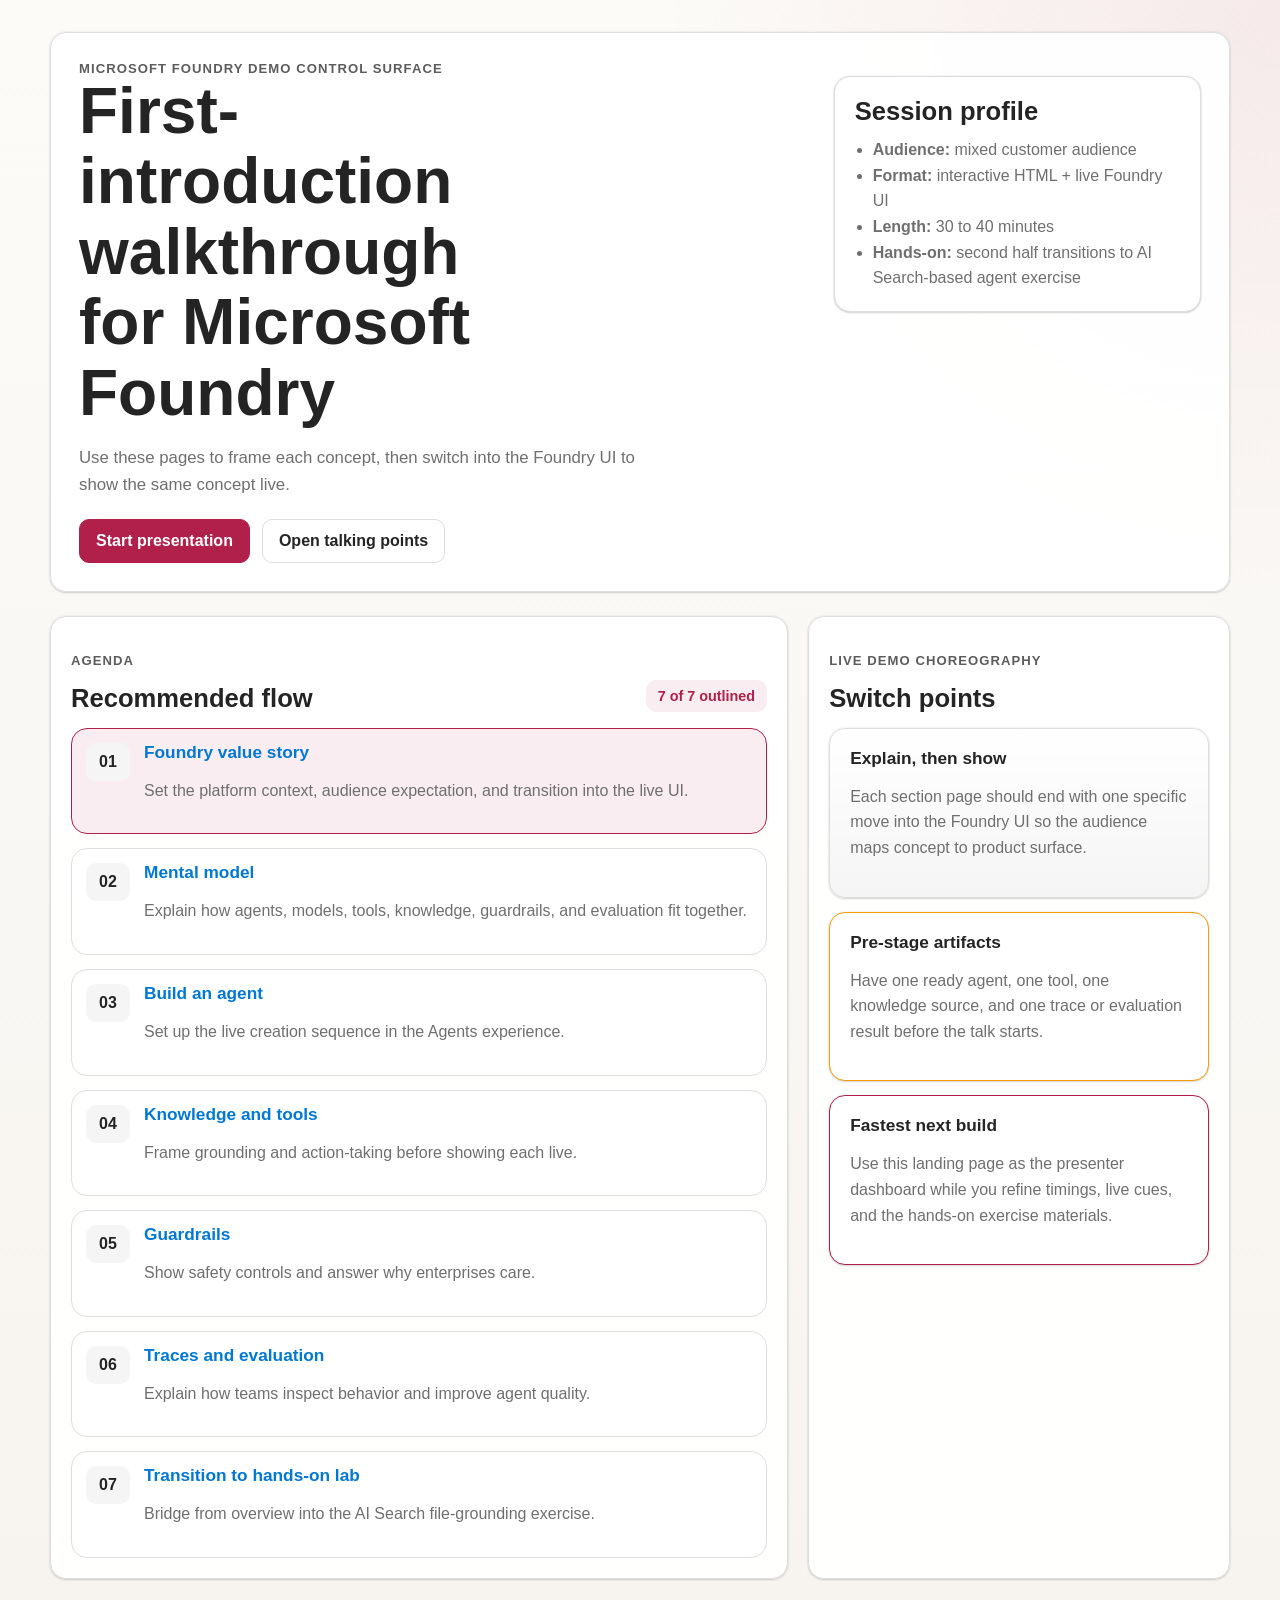
<file: index.html>
<!DOCTYPE html>
<html lang="en">
<head>
  <meta charset="UTF-8">
  <meta name="viewport" content="width=device-width, initial-scale=1.0">
  <title>Microsoft Foundry Demo Guide</title>
  <script>
    (() => {
      const param = new URLSearchParams(window.location.search).get("clawpilotTheme");
      const theme =
        param || (window.matchMedia("(prefers-color-scheme: dark)").matches ? "dark" : "light");
      document.documentElement.setAttribute("data-theme", theme);
    })();
  </script>
  <link rel="stylesheet" href="shared/theme.css">
</head>
<body data-page="home">
  <div class="page-shell">
    <header class="hero">
      <div class="eyebrow">Microsoft Foundry Demo Control Surface</div>
      <div class="hero-grid">
        <div>
          <h1>First-introduction walkthrough for Microsoft Foundry</h1>
          <p class="lead">
            Use these pages to frame each concept, then switch into the Foundry UI to show the same concept live.
          </p>
          <div class="hero-actions">
            <a class="button primary" href="sections/01-intro/index.html">Start presentation</a>
            <a class="button secondary" href="docs/talking-points.md">Open talking points</a>
          </div>
        </div>
        <aside class="status-card">
          <h2>Session profile</h2>
          <ul class="meta-list">
            <li><strong>Audience:</strong> mixed customer audience</li>
            <li><strong>Format:</strong> interactive HTML + live Foundry UI</li>
            <li><strong>Length:</strong> 30 to 40 minutes</li>
            <li><strong>Hands-on:</strong> second half transitions to AI Search-based agent exercise</li>
          </ul>
        </aside>
      </div>
    </header>

    <main class="content-grid">
      <section class="panel agenda-panel">
        <div class="section-heading-row">
          <div>
            <p class="section-kicker">Agenda</p>
            <h2>Recommended flow</h2>
          </div>
          <div class="progress-pill">7 of 7 outlined</div>
        </div>
        <div class="timeline">
          <article class="timeline-item active">
            <div class="timeline-marker">01</div>
            <div>
              <h3><a href="sections/01-intro/index.html">Foundry value story</a></h3>
              <p>Set the platform context, audience expectation, and transition into the live UI.</p>
            </div>
          </article>
          <article class="timeline-item">
            <div class="timeline-marker">02</div>
            <div>
              <h3><a href="sections/02-mental-model/index.html">Mental model</a></h3>
              <p>Explain how agents, models, tools, knowledge, guardrails, and evaluation fit together.</p>
            </div>
          </article>
          <article class="timeline-item">
            <div class="timeline-marker">03</div>
            <div>
              <h3><a href="sections/03-agent-creation/index.html">Build an agent</a></h3>
              <p>Set up the live creation sequence in the Agents experience.</p>
            </div>
          </article>
          <article class="timeline-item">
            <div class="timeline-marker">04</div>
            <div>
              <h3><a href="sections/04-knowledge-tools/index.html">Knowledge and tools</a></h3>
              <p>Frame grounding and action-taking before showing each live.</p>
            </div>
          </article>
          <article class="timeline-item">
            <div class="timeline-marker">05</div>
            <div>
              <h3><a href="sections/05-guardrails/index.html">Guardrails</a></h3>
              <p>Show safety controls and answer why enterprises care.</p>
            </div>
          </article>
          <article class="timeline-item">
            <div class="timeline-marker">06</div>
            <div>
              <h3><a href="sections/06-traces-evals/index.html">Traces and evaluation</a></h3>
              <p>Explain how teams inspect behavior and improve agent quality.</p>
            </div>
          </article>
          <article class="timeline-item">
            <div class="timeline-marker">07</div>
            <div>
              <h3><a href="sections/07-next-steps/index.html">Transition to hands-on lab</a></h3>
              <p>Bridge from overview into the AI Search file-grounding exercise.</p>
            </div>
          </article>
        </div>
      </section>

      <section class="panel callout-panel">
        <div class="section-heading-row">
          <div>
            <p class="section-kicker">Live demo choreography</p>
            <h2>Switch points</h2>
          </div>
        </div>
        <div class="cue-stack">
          <div class="cue-card cue-live">
            <h3>Explain, then show</h3>
            <p>Each section page should end with one specific move into the Foundry UI so the audience maps concept to product surface.</p>
          </div>
          <div class="cue-card cue-risk">
            <h3>Pre-stage artifacts</h3>
            <p>Have one ready agent, one tool, one knowledge source, and one trace or evaluation result before the talk starts.</p>
          </div>
          <div class="cue-card cue-next">
            <h3>Fastest next build</h3>
            <p>Use this landing page as the presenter dashboard while you refine timings, live cues, and the hands-on exercise materials.</p>
          </div>
        </div>
      </section>
    </main>
  </div>
  <script src="shared/presentation.js"></script>
</body>
</html>
</file>
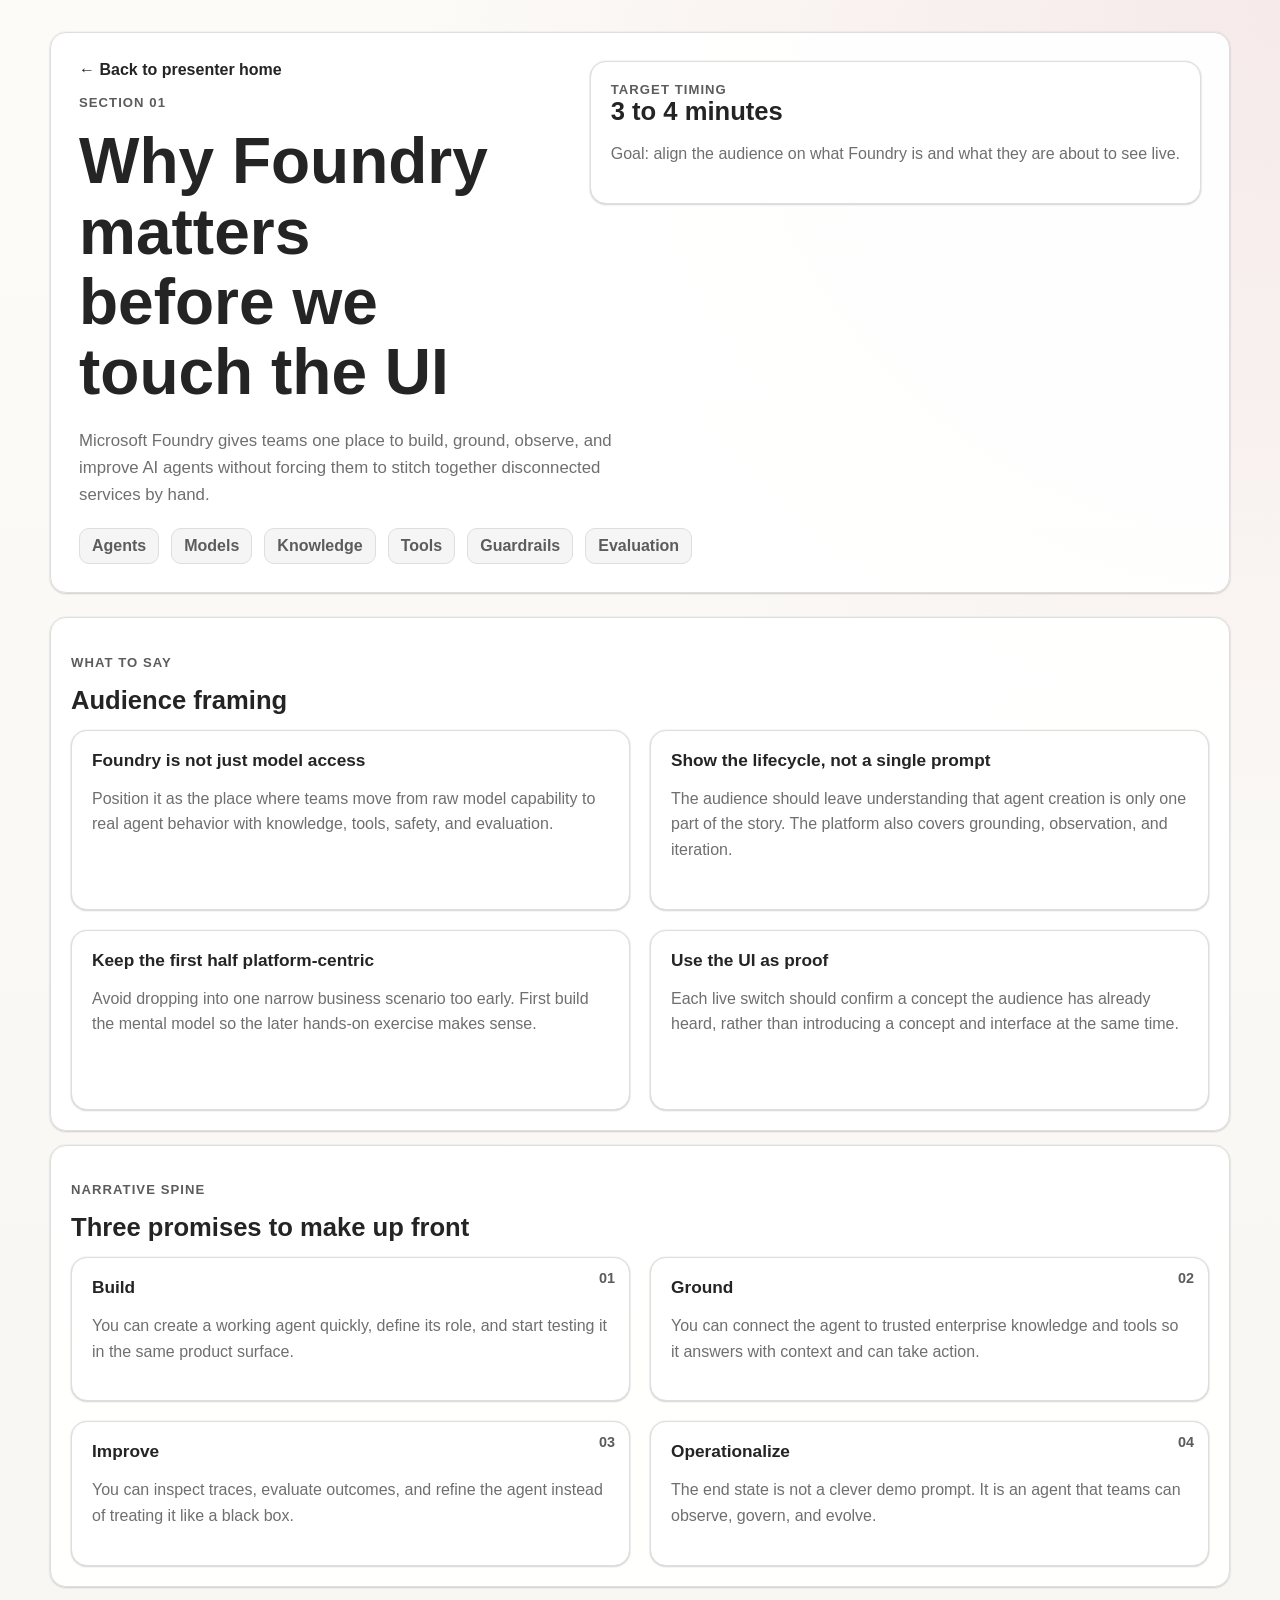
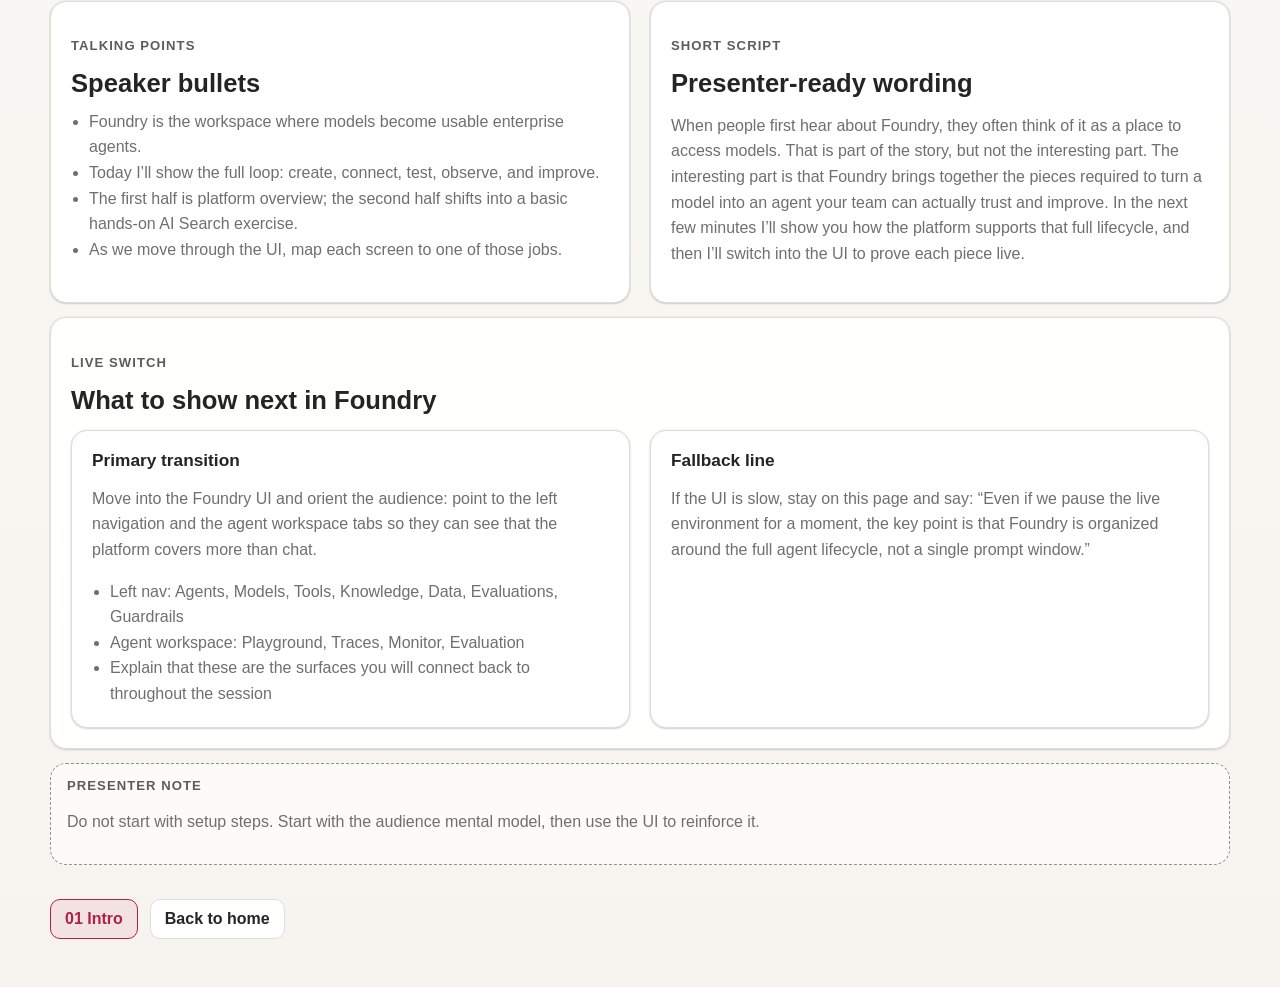
<file: sections/01-intro/index.html>
<!DOCTYPE html>
<html lang="en">
<head>
  <meta charset="UTF-8">
  <meta name="viewport" content="width=device-width, initial-scale=1.0">
  <title>Foundry Value Story</title>
  <script>
    (() => {
      const param = new URLSearchParams(window.location.search).get("clawpilotTheme");
      const theme =
        param || (window.matchMedia("(prefers-color-scheme: dark)").matches ? "dark" : "light");
      document.documentElement.setAttribute("data-theme", theme);
    })();
  </script>
  <link rel="stylesheet" href="../../shared/theme.css">
</head>
<body data-page="intro">
  <div class="page-shell">
    <header class="hero hero-band">
      <div class="page-header">
        <div>
          <a class="back-link" href="../../index.html">&larr; Back to presenter home</a>
          <p class="eyebrow">Section 01</p>
          <h1>Why Foundry matters before we touch the UI</h1>
        </div>
        <div class="status-card">
          <div class="micro-label">Target timing</div>
          <h2>3 to 4 minutes</h2>
          <p>Goal: align the audience on what Foundry is and what they are about to see live.</p>
        </div>
      </div>
      <p class="lead">
        Microsoft Foundry gives teams one place to build, ground, observe, and improve AI agents without forcing them to stitch together disconnected services by hand.
      </p>
      <div class="chip-row">
        <div class="chip">Agents</div>
        <div class="chip">Models</div>
        <div class="chip">Knowledge</div>
        <div class="chip">Tools</div>
        <div class="chip">Guardrails</div>
        <div class="chip">Evaluation</div>
      </div>
    </header>

    <main class="stack">
      <section class="panel">
        <div class="section-heading-row">
          <div>
            <p class="section-kicker">What to say</p>
            <h2>Audience framing</h2>
          </div>
        </div>
        <div class="section-grid">
          <article class="feature-card">
            <h3>Foundry is not just model access</h3>
            <p>
              Position it as the place where teams move from raw model capability to real agent behavior with knowledge, tools, safety, and evaluation.
            </p>
          </article>
          <article class="feature-card">
            <h3>Show the lifecycle, not a single prompt</h3>
            <p>
              The audience should leave understanding that agent creation is only one part of the story. The platform also covers grounding, observation, and iteration.
            </p>
          </article>
          <article class="feature-card">
            <h3>Keep the first half platform-centric</h3>
            <p>
              Avoid dropping into one narrow business scenario too early. First build the mental model so the later hands-on exercise makes sense.
            </p>
          </article>
          <article class="feature-card">
            <h3>Use the UI as proof</h3>
            <p>
              Each live switch should confirm a concept the audience has already heard, rather than introducing a concept and interface at the same time.
            </p>
          </article>
        </div>
      </section>

      <section class="panel">
        <div class="section-heading-row">
          <div>
            <p class="section-kicker">Narrative spine</p>
            <h2>Three promises to make up front</h2>
          </div>
        </div>
        <div class="section-grid">
          <article class="step-card" data-step="01">
            <h3>Build</h3>
            <p>
              You can create a working agent quickly, define its role, and start testing it in the same product surface.
            </p>
          </article>
          <article class="step-card" data-step="02">
            <h3>Ground</h3>
            <p>
              You can connect the agent to trusted enterprise knowledge and tools so it answers with context and can take action.
            </p>
          </article>
          <article class="step-card" data-step="03">
            <h3>Improve</h3>
            <p>
              You can inspect traces, evaluate outcomes, and refine the agent instead of treating it like a black box.
            </p>
          </article>
          <article class="step-card" data-step="04">
            <h3>Operationalize</h3>
            <p>
              The end state is not a clever demo prompt. It is an agent that teams can observe, govern, and evolve.
            </p>
          </article>
        </div>
      </section>

      <section class="dual-panel">
        <article class="script-card">
          <p class="section-kicker">Talking points</p>
          <h2>Speaker bullets</h2>
          <ul class="bullet-list">
            <li>Foundry is the workspace where models become usable enterprise agents.</li>
            <li>Today I’ll show the full loop: create, connect, test, observe, and improve.</li>
            <li>The first half is platform overview; the second half shifts into a basic hands-on AI Search exercise.</li>
            <li>As we move through the UI, map each screen to one of those jobs.</li>
          </ul>
        </article>
        <article class="script-card">
          <p class="section-kicker">Short script</p>
          <h2>Presenter-ready wording</h2>
          <p>
            When people first hear about Foundry, they often think of it as a place to access models. That is part of the story, but not the interesting part. The interesting part is that Foundry brings together the pieces required to turn a model into an agent your team can actually trust and improve. In the next few minutes I’ll show you how the platform supports that full lifecycle, and then I’ll switch into the UI to prove each piece live.
          </p>
        </article>
      </section>

      <section class="panel">
        <div class="section-heading-row">
          <div>
            <p class="section-kicker">Live switch</p>
            <h2>What to show next in Foundry</h2>
          </div>
        </div>
        <div class="dual-panel">
          <article class="switch-card">
            <h3>Primary transition</h3>
            <p>
              Move into the Foundry UI and orient the audience: point to the left navigation and the agent workspace tabs so they can see that the platform covers more than chat.
            </p>
            <ul class="plain-list">
              <li>Left nav: Agents, Models, Tools, Knowledge, Data, Evaluations, Guardrails</li>
              <li>Agent workspace: Playground, Traces, Monitor, Evaluation</li>
              <li>Explain that these are the surfaces you will connect back to throughout the session</li>
            </ul>
          </article>
          <article class="switch-card">
            <h3>Fallback line</h3>
            <p>
              If the UI is slow, stay on this page and say: “Even if we pause the live environment for a moment, the key point is that Foundry is organized around the full agent lifecycle, not a single prompt window.”
            </p>
          </article>
        </div>
      </section>

      <section class="note-bar">
        <div>
          <div class="micro-label">Presenter note</div>
          <p>
            Do not start with setup steps. Start with the audience mental model, then use the UI to reinforce it.
          </p>
        </div>
      </section>

      <nav class="section-nav">
        <a class="nav-link current" href="index.html">01 Intro</a>
        <a class="nav-link" href="../../index.html">Back to home</a>
      </nav>
    </main>
  </div>
  <script src="../../shared/presentation.js"></script>
</body>
</html>
</file>
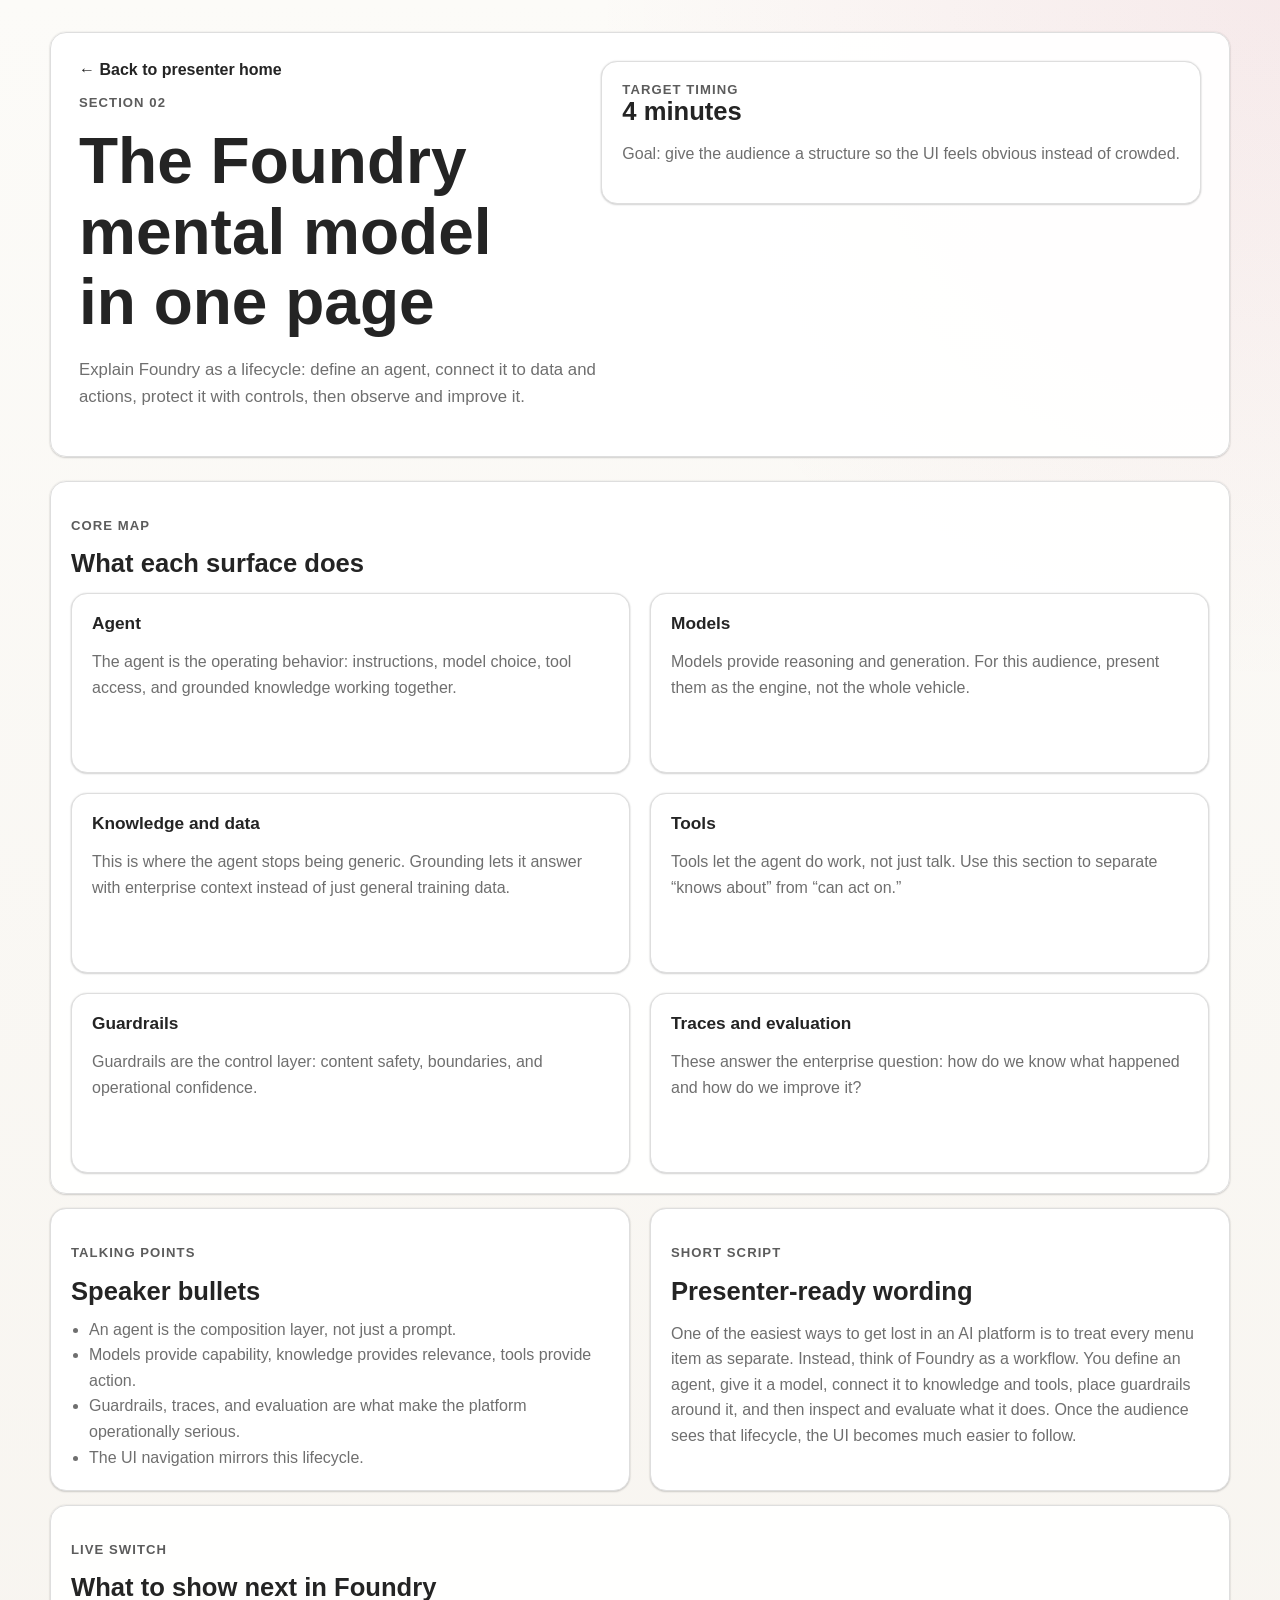
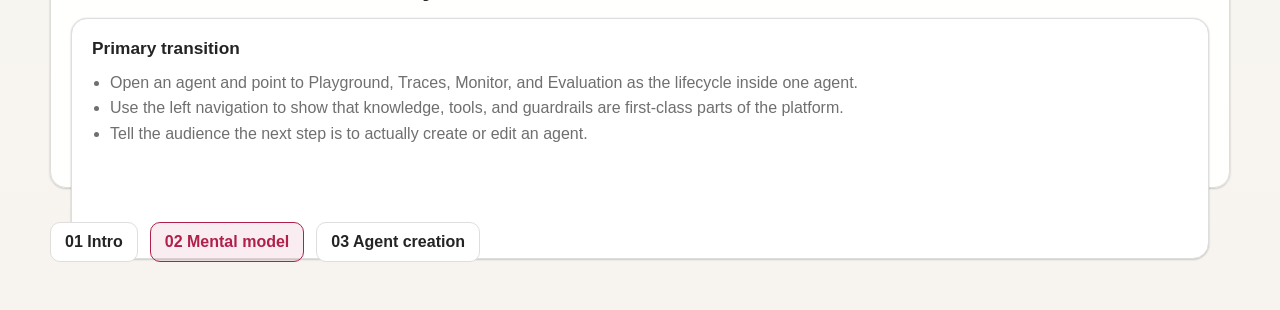
<file: sections/02-mental-model/index.html>
<!DOCTYPE html>
<html lang="en">
<head>
  <meta charset="UTF-8">
  <meta name="viewport" content="width=device-width, initial-scale=1.0">
  <title>Foundry Mental Model</title>
  <script>
    (() => {
      const param = new URLSearchParams(window.location.search).get("clawpilotTheme");
      const theme =
        param || (window.matchMedia("(prefers-color-scheme: dark)").matches ? "dark" : "light");
      document.documentElement.setAttribute("data-theme", theme);
    })();
  </script>
  <link rel="stylesheet" href="../../shared/theme.css">
</head>
<body data-page="mental-model">
  <div class="page-shell">
    <header class="hero hero-band">
      <div class="page-header">
        <div>
          <a class="back-link" href="../../index.html">&larr; Back to presenter home</a>
          <p class="eyebrow">Section 02</p>
          <h1>The Foundry mental model in one page</h1>
        </div>
        <div class="status-card">
          <div class="micro-label">Target timing</div>
          <h2>4 minutes</h2>
          <p>Goal: give the audience a structure so the UI feels obvious instead of crowded.</p>
        </div>
      </div>
      <p class="lead">Explain Foundry as a lifecycle: define an agent, connect it to data and actions, protect it with controls, then observe and improve it.</p>
    </header>

    <main class="stack">
      <section class="panel">
        <div class="section-heading-row">
          <div>
            <p class="section-kicker">Core map</p>
            <h2>What each surface does</h2>
          </div>
        </div>
        <div class="section-grid">
          <article class="feature-card">
            <h3>Agent</h3>
            <p>The agent is the operating behavior: instructions, model choice, tool access, and grounded knowledge working together.</p>
          </article>
          <article class="feature-card">
            <h3>Models</h3>
            <p>Models provide reasoning and generation. For this audience, present them as the engine, not the whole vehicle.</p>
          </article>
          <article class="feature-card">
            <h3>Knowledge and data</h3>
            <p>This is where the agent stops being generic. Grounding lets it answer with enterprise context instead of just general training data.</p>
          </article>
          <article class="feature-card">
            <h3>Tools</h3>
            <p>Tools let the agent do work, not just talk. Use this section to separate “knows about” from “can act on.”</p>
          </article>
          <article class="feature-card">
            <h3>Guardrails</h3>
            <p>Guardrails are the control layer: content safety, boundaries, and operational confidence.</p>
          </article>
          <article class="feature-card">
            <h3>Traces and evaluation</h3>
            <p>These answer the enterprise question: how do we know what happened and how do we improve it?</p>
          </article>
        </div>
      </section>

      <section class="dual-panel">
        <article class="script-card">
          <p class="section-kicker">Talking points</p>
          <h2>Speaker bullets</h2>
          <ul class="bullet-list">
            <li>An agent is the composition layer, not just a prompt.</li>
            <li>Models provide capability, knowledge provides relevance, tools provide action.</li>
            <li>Guardrails, traces, and evaluation are what make the platform operationally serious.</li>
            <li>The UI navigation mirrors this lifecycle.</li>
          </ul>
        </article>
        <article class="script-card">
          <p class="section-kicker">Short script</p>
          <h2>Presenter-ready wording</h2>
          <p>One of the easiest ways to get lost in an AI platform is to treat every menu item as separate. Instead, think of Foundry as a workflow. You define an agent, give it a model, connect it to knowledge and tools, place guardrails around it, and then inspect and evaluate what it does. Once the audience sees that lifecycle, the UI becomes much easier to follow.</p>
        </article>
      </section>

      <section class="panel">
        <div class="section-heading-row">
          <div>
            <p class="section-kicker">Live switch</p>
            <h2>What to show next in Foundry</h2>
          </div>
        </div>
        <article class="switch-card">
          <h3>Primary transition</h3>
          <ul class="plain-list">
            <li>Open an agent and point to Playground, Traces, Monitor, and Evaluation as the lifecycle inside one agent.</li>
            <li>Use the left navigation to show that knowledge, tools, and guardrails are first-class parts of the platform.</li>
            <li>Tell the audience the next step is to actually create or edit an agent.</li>
          </ul>
        </article>
      </section>

      <nav class="section-nav">
        <a class="nav-link" href="../01-intro/index.html">01 Intro</a>
        <a class="nav-link current" href="index.html">02 Mental model</a>
        <a class="nav-link" href="../03-agent-creation/index.html">03 Agent creation</a>
      </nav>
    </main>
  </div>
  <script src="../../shared/presentation.js"></script>
</body>
</html>
</file>
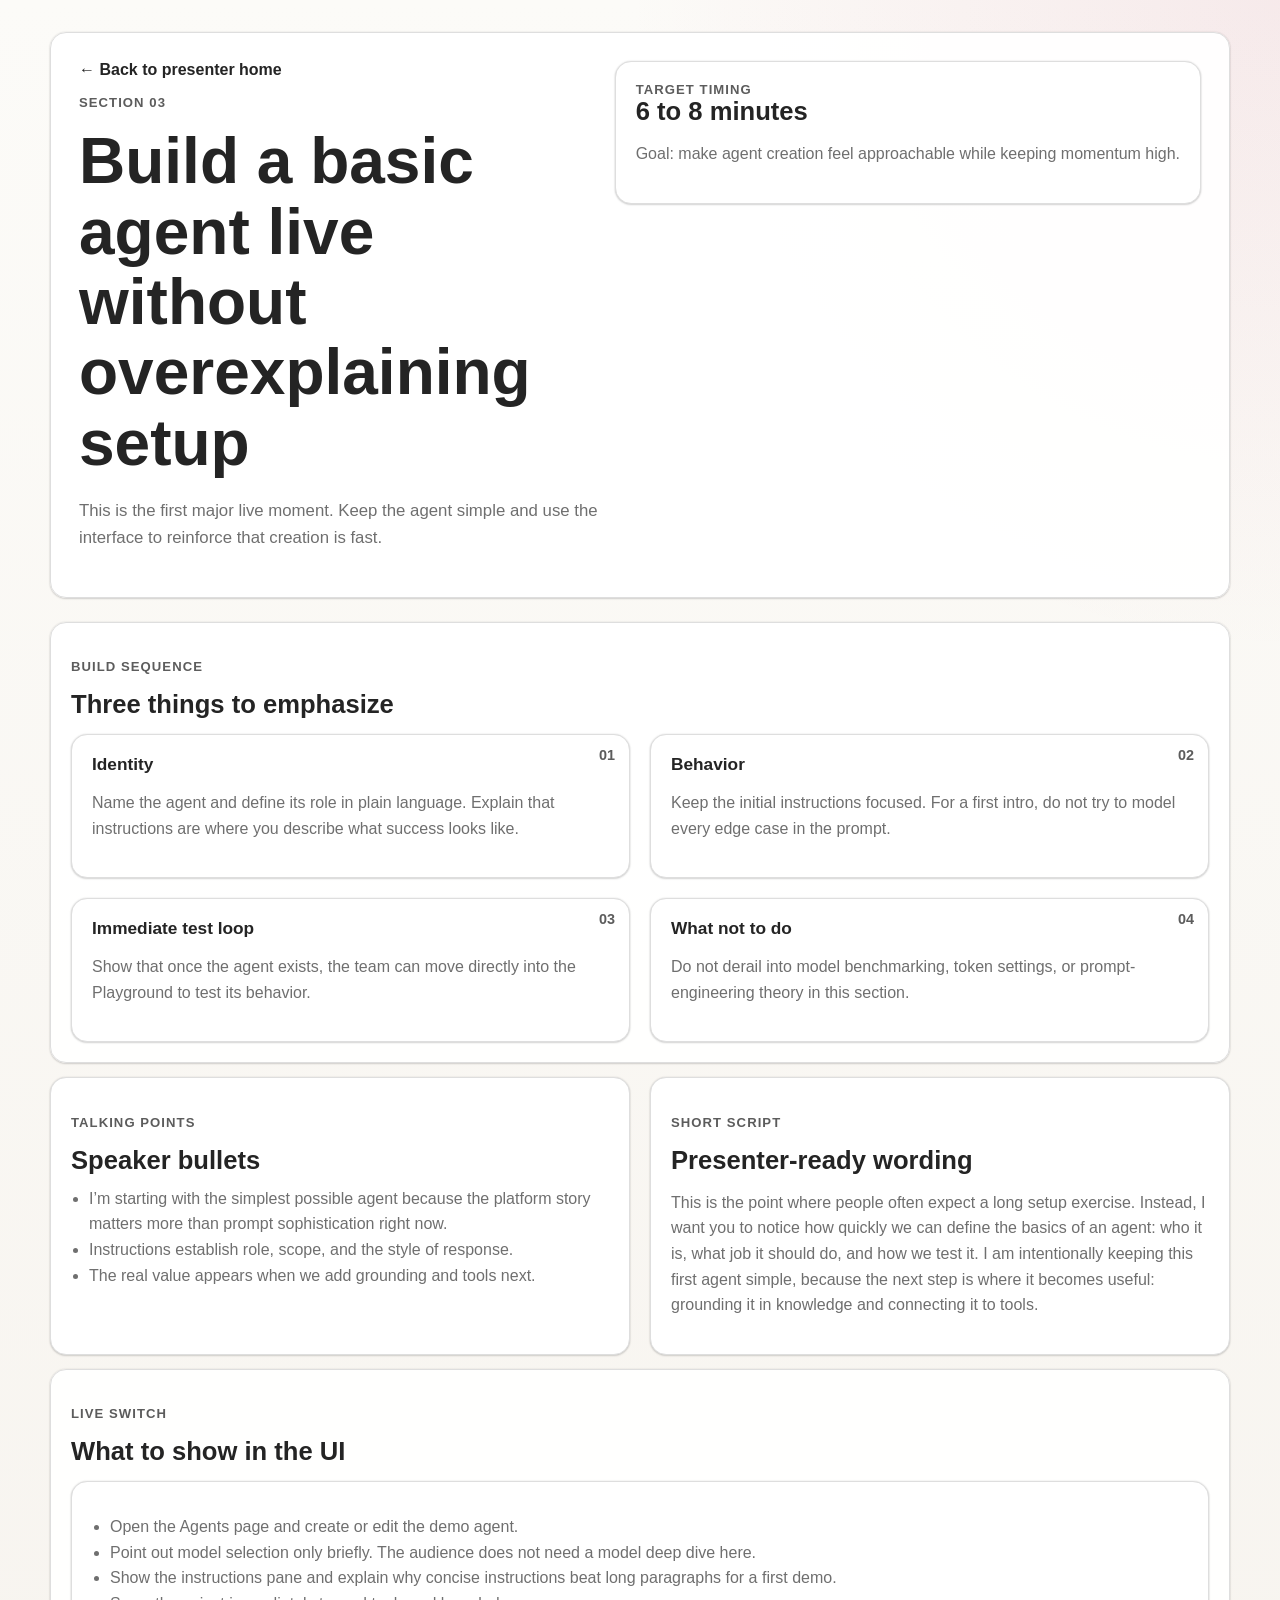
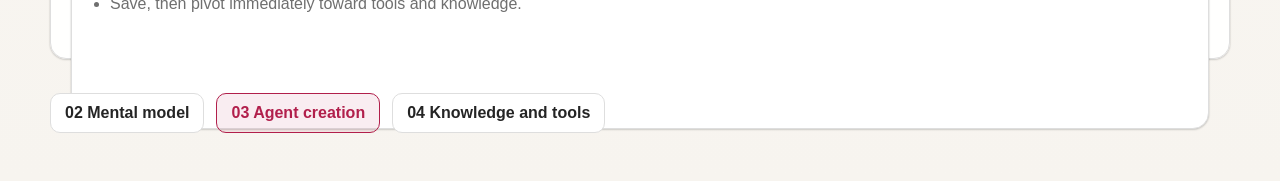
<file: sections/03-agent-creation/index.html>
<!DOCTYPE html>
<html lang="en">
<head>
  <meta charset="UTF-8">
  <meta name="viewport" content="width=device-width, initial-scale=1.0">
  <title>Build an Agent</title>
  <script>
    (() => {
      const param = new URLSearchParams(window.location.search).get("clawpilotTheme");
      const theme =
        param || (window.matchMedia("(prefers-color-scheme: dark)").matches ? "dark" : "light");
      document.documentElement.setAttribute("data-theme", theme);
    })();
  </script>
  <link rel="stylesheet" href="../../shared/theme.css">
</head>
<body data-page="agent-creation">
  <div class="page-shell">
    <header class="hero hero-band">
      <div class="page-header">
        <div>
          <a class="back-link" href="../../index.html">&larr; Back to presenter home</a>
          <p class="eyebrow">Section 03</p>
          <h1>Build a basic agent live without overexplaining setup</h1>
        </div>
        <div class="status-card">
          <div class="micro-label">Target timing</div>
          <h2>6 to 8 minutes</h2>
          <p>Goal: make agent creation feel approachable while keeping momentum high.</p>
        </div>
      </div>
      <p class="lead">This is the first major live moment. Keep the agent simple and use the interface to reinforce that creation is fast.</p>
    </header>

    <main class="stack">
      <section class="panel">
        <div class="section-heading-row">
          <div>
            <p class="section-kicker">Build sequence</p>
            <h2>Three things to emphasize</h2>
          </div>
        </div>
        <div class="section-grid">
          <article class="step-card" data-step="01">
            <h3>Identity</h3>
            <p>Name the agent and define its role in plain language. Explain that instructions are where you describe what success looks like.</p>
          </article>
          <article class="step-card" data-step="02">
            <h3>Behavior</h3>
            <p>Keep the initial instructions focused. For a first intro, do not try to model every edge case in the prompt.</p>
          </article>
          <article class="step-card" data-step="03">
            <h3>Immediate test loop</h3>
            <p>Show that once the agent exists, the team can move directly into the Playground to test its behavior.</p>
          </article>
          <article class="step-card" data-step="04">
            <h3>What not to do</h3>
            <p>Do not derail into model benchmarking, token settings, or prompt-engineering theory in this section.</p>
          </article>
        </div>
      </section>

      <section class="dual-panel">
        <article class="script-card">
          <p class="section-kicker">Talking points</p>
          <h2>Speaker bullets</h2>
          <ul class="bullet-list">
            <li>I’m starting with the simplest possible agent because the platform story matters more than prompt sophistication right now.</li>
            <li>Instructions establish role, scope, and the style of response.</li>
            <li>The real value appears when we add grounding and tools next.</li>
          </ul>
        </article>
        <article class="script-card">
          <p class="section-kicker">Short script</p>
          <h2>Presenter-ready wording</h2>
          <p>This is the point where people often expect a long setup exercise. Instead, I want you to notice how quickly we can define the basics of an agent: who it is, what job it should do, and how we test it. I am intentionally keeping this first agent simple, because the next step is where it becomes useful: grounding it in knowledge and connecting it to tools.</p>
        </article>
      </section>

      <section class="panel">
        <div class="section-heading-row">
          <div>
            <p class="section-kicker">Live switch</p>
            <h2>What to show in the UI</h2>
          </div>
        </div>
        <article class="switch-card">
          <ul class="plain-list">
            <li>Open the Agents page and create or edit the demo agent.</li>
            <li>Point out model selection only briefly. The audience does not need a model deep dive here.</li>
            <li>Show the instructions pane and explain why concise instructions beat long paragraphs for a first demo.</li>
            <li>Save, then pivot immediately toward tools and knowledge.</li>
          </ul>
        </article>
      </section>

      <nav class="section-nav">
        <a class="nav-link" href="../02-mental-model/index.html">02 Mental model</a>
        <a class="nav-link current" href="index.html">03 Agent creation</a>
        <a class="nav-link" href="../04-knowledge-tools/index.html">04 Knowledge and tools</a>
      </nav>
    </main>
  </div>
  <script src="../../shared/presentation.js"></script>
</body>
</html>
</file>
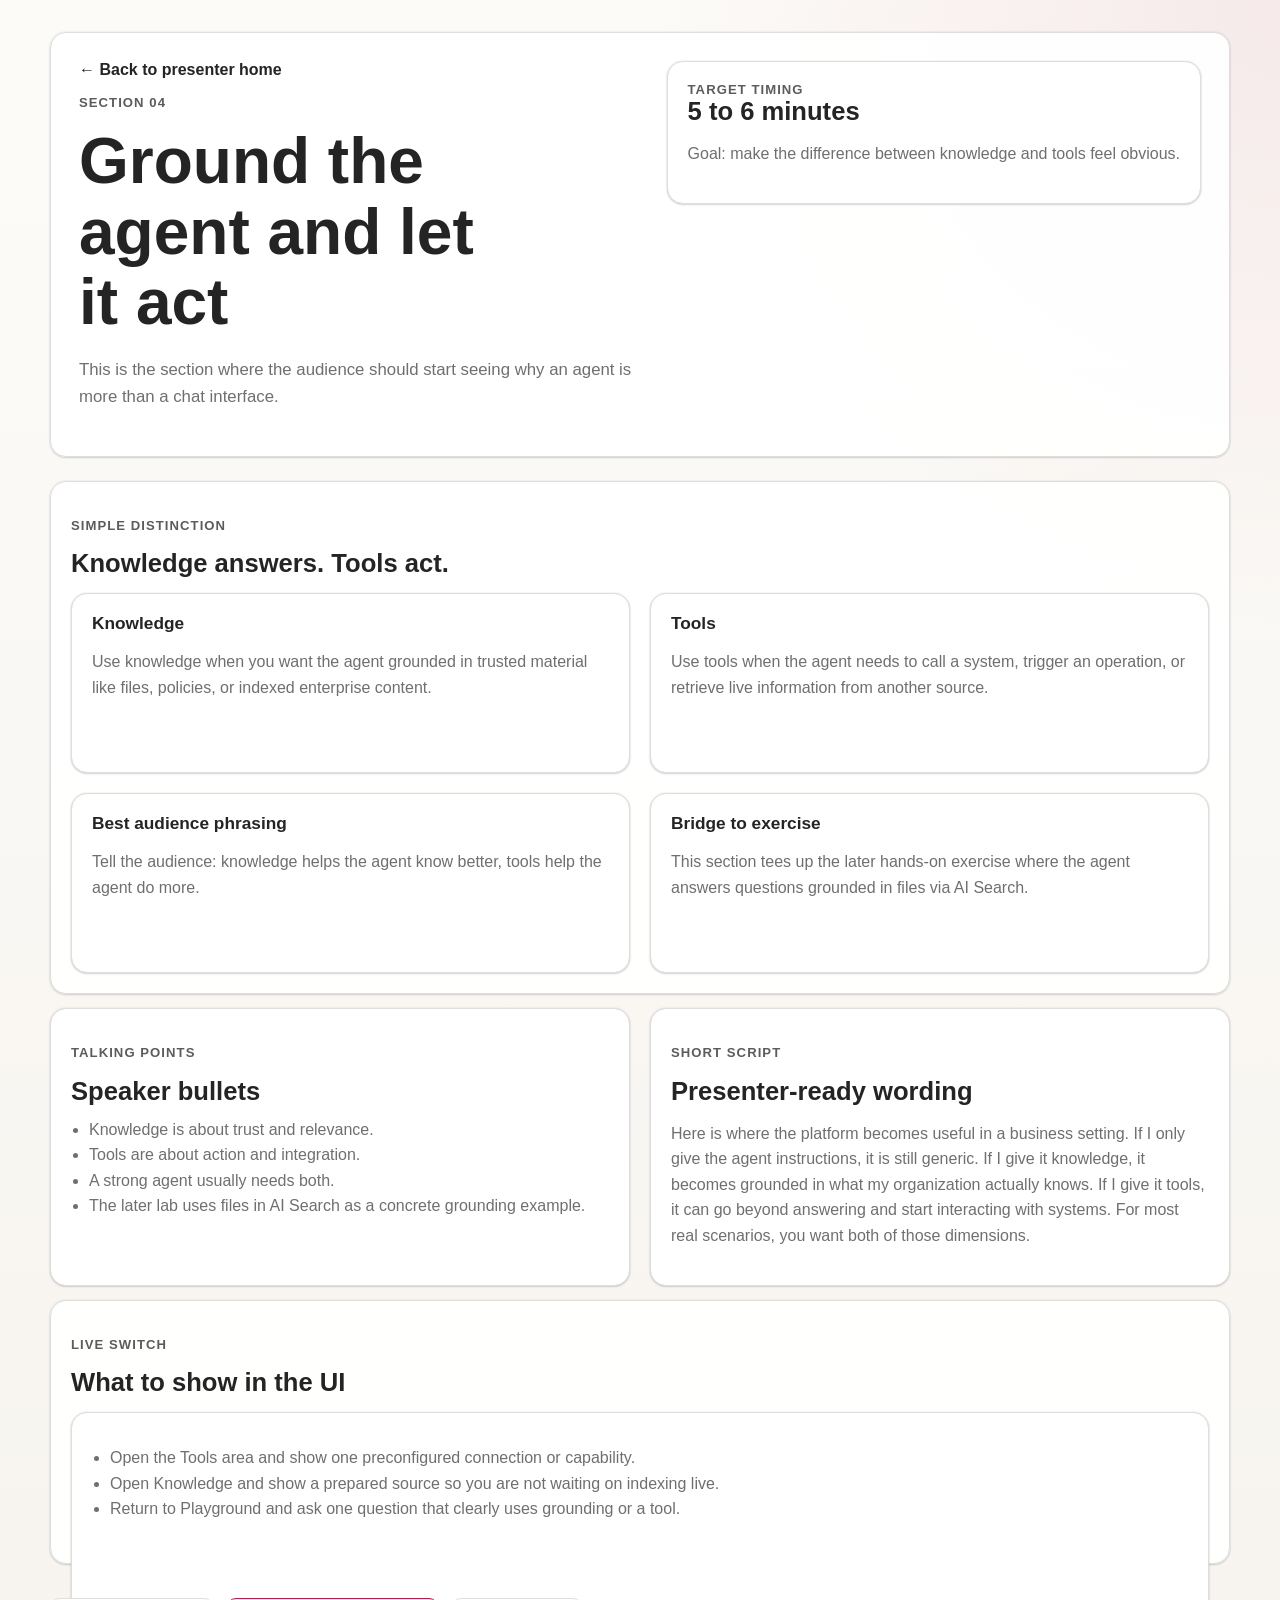
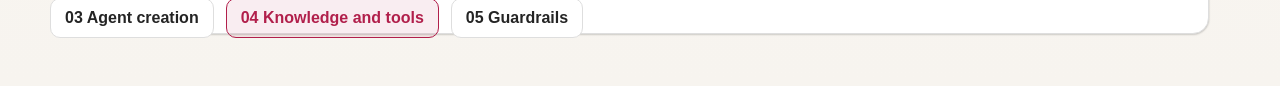
<file: sections/04-knowledge-tools/index.html>
<!DOCTYPE html>
<html lang="en">
<head>
  <meta charset="UTF-8">
  <meta name="viewport" content="width=device-width, initial-scale=1.0">
  <title>Knowledge and Tools</title>
  <script>
    (() => {
      const param = new URLSearchParams(window.location.search).get("clawpilotTheme");
      const theme =
        param || (window.matchMedia("(prefers-color-scheme: dark)").matches ? "dark" : "light");
      document.documentElement.setAttribute("data-theme", theme);
    })();
  </script>
  <link rel="stylesheet" href="../../shared/theme.css">
</head>
<body data-page="knowledge-tools">
  <div class="page-shell">
    <header class="hero hero-band">
      <div class="page-header">
        <div>
          <a class="back-link" href="../../index.html">&larr; Back to presenter home</a>
          <p class="eyebrow">Section 04</p>
          <h1>Ground the agent and let it act</h1>
        </div>
        <div class="status-card">
          <div class="micro-label">Target timing</div>
          <h2>5 to 6 minutes</h2>
          <p>Goal: make the difference between knowledge and tools feel obvious.</p>
        </div>
      </div>
      <p class="lead">This is the section where the audience should start seeing why an agent is more than a chat interface.</p>
    </header>

    <main class="stack">
      <section class="panel">
        <div class="section-heading-row">
          <div>
            <p class="section-kicker">Simple distinction</p>
            <h2>Knowledge answers. Tools act.</h2>
          </div>
        </div>
        <div class="section-grid">
          <article class="feature-card">
            <h3>Knowledge</h3>
            <p>Use knowledge when you want the agent grounded in trusted material like files, policies, or indexed enterprise content.</p>
          </article>
          <article class="feature-card">
            <h3>Tools</h3>
            <p>Use tools when the agent needs to call a system, trigger an operation, or retrieve live information from another source.</p>
          </article>
          <article class="feature-card">
            <h3>Best audience phrasing</h3>
            <p>Tell the audience: knowledge helps the agent know better, tools help the agent do more.</p>
          </article>
          <article class="feature-card">
            <h3>Bridge to exercise</h3>
            <p>This section tees up the later hands-on exercise where the agent answers questions grounded in files via AI Search.</p>
          </article>
        </div>
      </section>

      <section class="dual-panel">
        <article class="script-card">
          <p class="section-kicker">Talking points</p>
          <h2>Speaker bullets</h2>
          <ul class="bullet-list">
            <li>Knowledge is about trust and relevance.</li>
            <li>Tools are about action and integration.</li>
            <li>A strong agent usually needs both.</li>
            <li>The later lab uses files in AI Search as a concrete grounding example.</li>
          </ul>
        </article>
        <article class="script-card">
          <p class="section-kicker">Short script</p>
          <h2>Presenter-ready wording</h2>
          <p>Here is where the platform becomes useful in a business setting. If I only give the agent instructions, it is still generic. If I give it knowledge, it becomes grounded in what my organization actually knows. If I give it tools, it can go beyond answering and start interacting with systems. For most real scenarios, you want both of those dimensions.</p>
        </article>
      </section>

      <section class="panel">
        <div class="section-heading-row">
          <div>
            <p class="section-kicker">Live switch</p>
            <h2>What to show in the UI</h2>
          </div>
        </div>
        <article class="switch-card">
          <ul class="plain-list">
            <li>Open the Tools area and show one preconfigured connection or capability.</li>
            <li>Open Knowledge and show a prepared source so you are not waiting on indexing live.</li>
            <li>Return to Playground and ask one question that clearly uses grounding or a tool.</li>
          </ul>
        </article>
      </section>

      <nav class="section-nav">
        <a class="nav-link" href="../03-agent-creation/index.html">03 Agent creation</a>
        <a class="nav-link current" href="index.html">04 Knowledge and tools</a>
        <a class="nav-link" href="../05-guardrails/index.html">05 Guardrails</a>
      </nav>
    </main>
  </div>
  <script src="../../shared/presentation.js"></script>
</body>
</html>
</file>
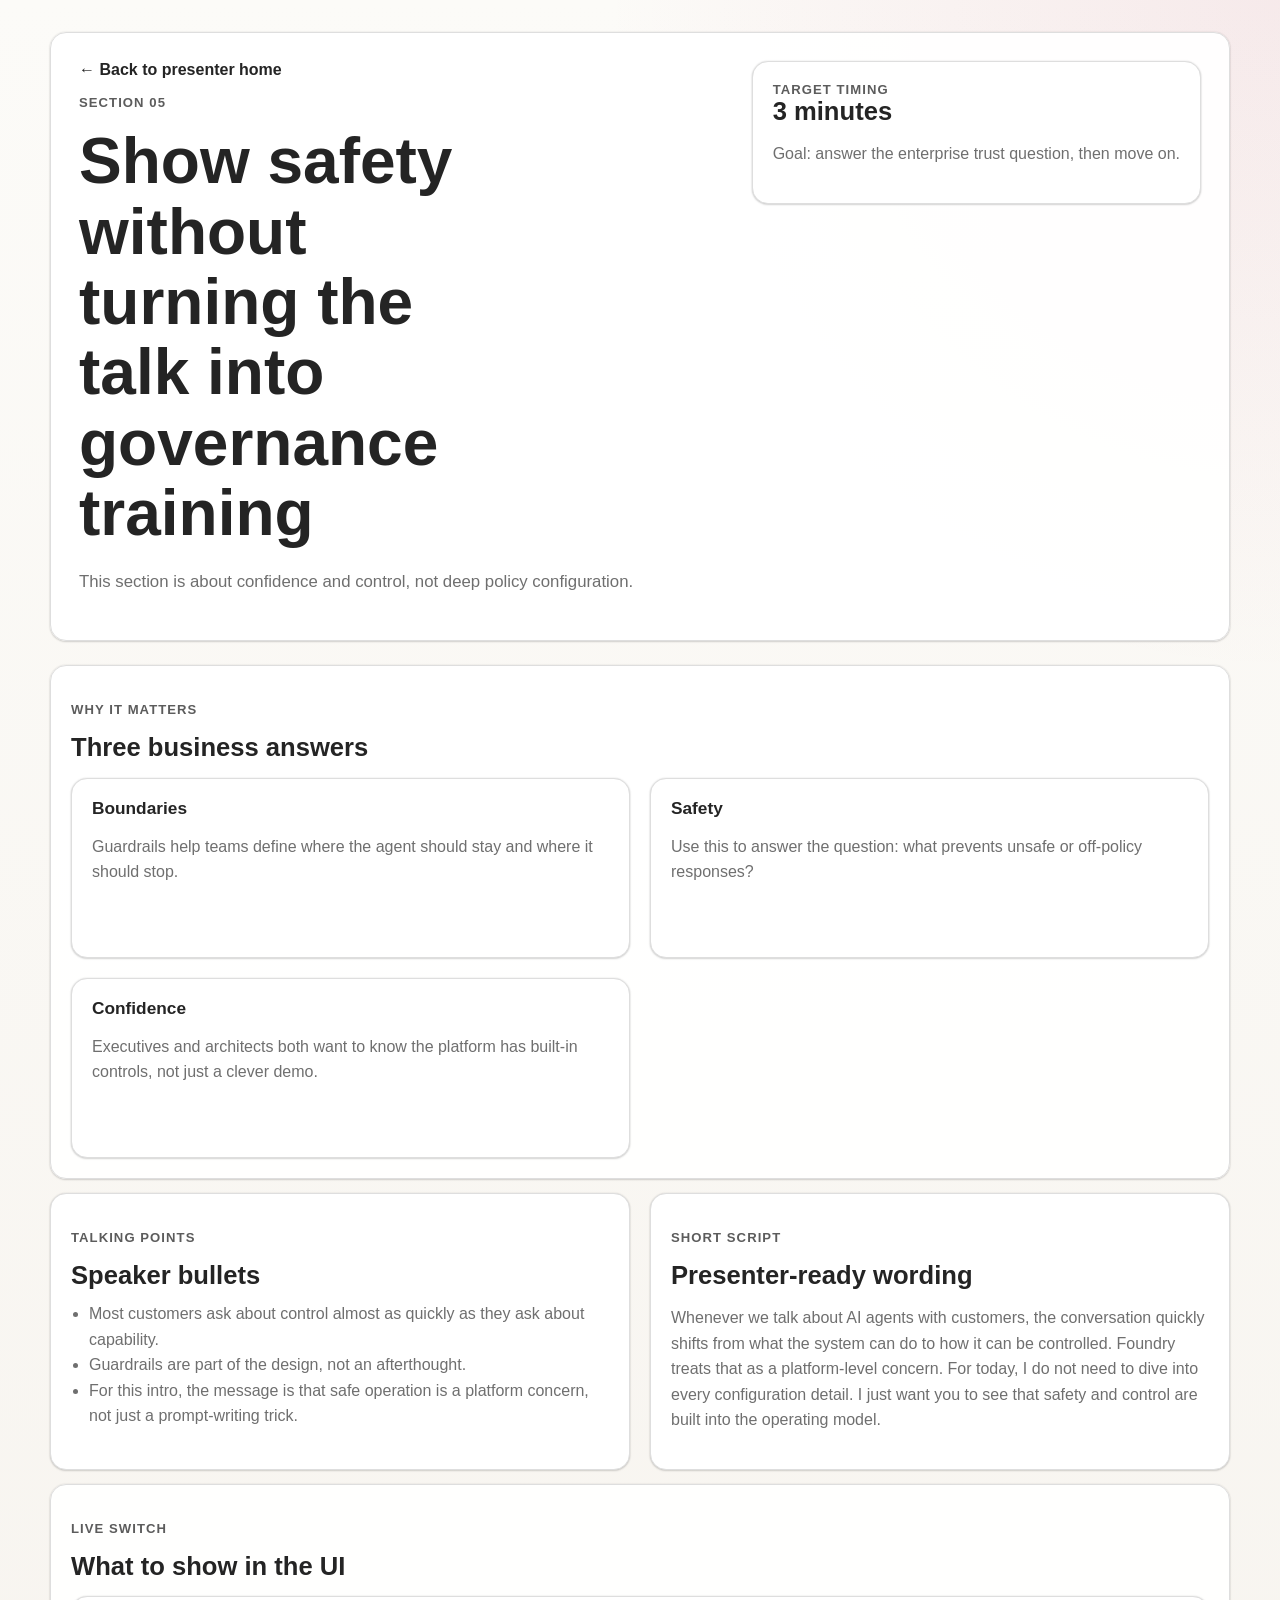
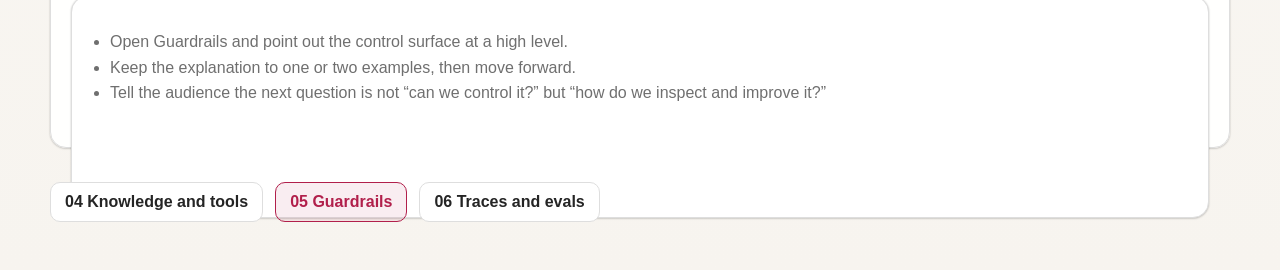
<file: sections/05-guardrails/index.html>
<!DOCTYPE html>
<html lang="en">
<head>
  <meta charset="UTF-8">
  <meta name="viewport" content="width=device-width, initial-scale=1.0">
  <title>Guardrails</title>
  <script>
    (() => {
      const param = new URLSearchParams(window.location.search).get("clawpilotTheme");
      const theme =
        param || (window.matchMedia("(prefers-color-scheme: dark)").matches ? "dark" : "light");
      document.documentElement.setAttribute("data-theme", theme);
    })();
  </script>
  <link rel="stylesheet" href="../../shared/theme.css">
</head>
<body data-page="guardrails">
  <div class="page-shell">
    <header class="hero hero-band">
      <div class="page-header">
        <div>
          <a class="back-link" href="../../index.html">&larr; Back to presenter home</a>
          <p class="eyebrow">Section 05</p>
          <h1>Show safety without turning the talk into governance training</h1>
        </div>
        <div class="status-card">
          <div class="micro-label">Target timing</div>
          <h2>3 minutes</h2>
          <p>Goal: answer the enterprise trust question, then move on.</p>
        </div>
      </div>
      <p class="lead">This section is about confidence and control, not deep policy configuration.</p>
    </header>

    <main class="stack">
      <section class="panel">
        <div class="section-heading-row">
          <div>
            <p class="section-kicker">Why it matters</p>
            <h2>Three business answers</h2>
          </div>
        </div>
        <div class="section-grid">
          <article class="feature-card">
            <h3>Boundaries</h3>
            <p>Guardrails help teams define where the agent should stay and where it should stop.</p>
          </article>
          <article class="feature-card">
            <h3>Safety</h3>
            <p>Use this to answer the question: what prevents unsafe or off-policy responses?</p>
          </article>
          <article class="feature-card">
            <h3>Confidence</h3>
            <p>Executives and architects both want to know the platform has built-in controls, not just a clever demo.</p>
          </article>
        </div>
      </section>

      <section class="dual-panel">
        <article class="script-card">
          <p class="section-kicker">Talking points</p>
          <h2>Speaker bullets</h2>
          <ul class="bullet-list">
            <li>Most customers ask about control almost as quickly as they ask about capability.</li>
            <li>Guardrails are part of the design, not an afterthought.</li>
            <li>For this intro, the message is that safe operation is a platform concern, not just a prompt-writing trick.</li>
          </ul>
        </article>
        <article class="script-card">
          <p class="section-kicker">Short script</p>
          <h2>Presenter-ready wording</h2>
          <p>Whenever we talk about AI agents with customers, the conversation quickly shifts from what the system can do to how it can be controlled. Foundry treats that as a platform-level concern. For today, I do not need to dive into every configuration detail. I just want you to see that safety and control are built into the operating model.</p>
        </article>
      </section>

      <section class="panel">
        <div class="section-heading-row">
          <div>
            <p class="section-kicker">Live switch</p>
            <h2>What to show in the UI</h2>
          </div>
        </div>
        <article class="switch-card">
          <ul class="plain-list">
            <li>Open Guardrails and point out the control surface at a high level.</li>
            <li>Keep the explanation to one or two examples, then move forward.</li>
            <li>Tell the audience the next question is not “can we control it?” but “how do we inspect and improve it?”</li>
          </ul>
        </article>
      </section>

      <nav class="section-nav">
        <a class="nav-link" href="../04-knowledge-tools/index.html">04 Knowledge and tools</a>
        <a class="nav-link current" href="index.html">05 Guardrails</a>
        <a class="nav-link" href="../06-traces-evals/index.html">06 Traces and evals</a>
      </nav>
    </main>
  </div>
  <script src="../../shared/presentation.js"></script>
</body>
</html>
</file>
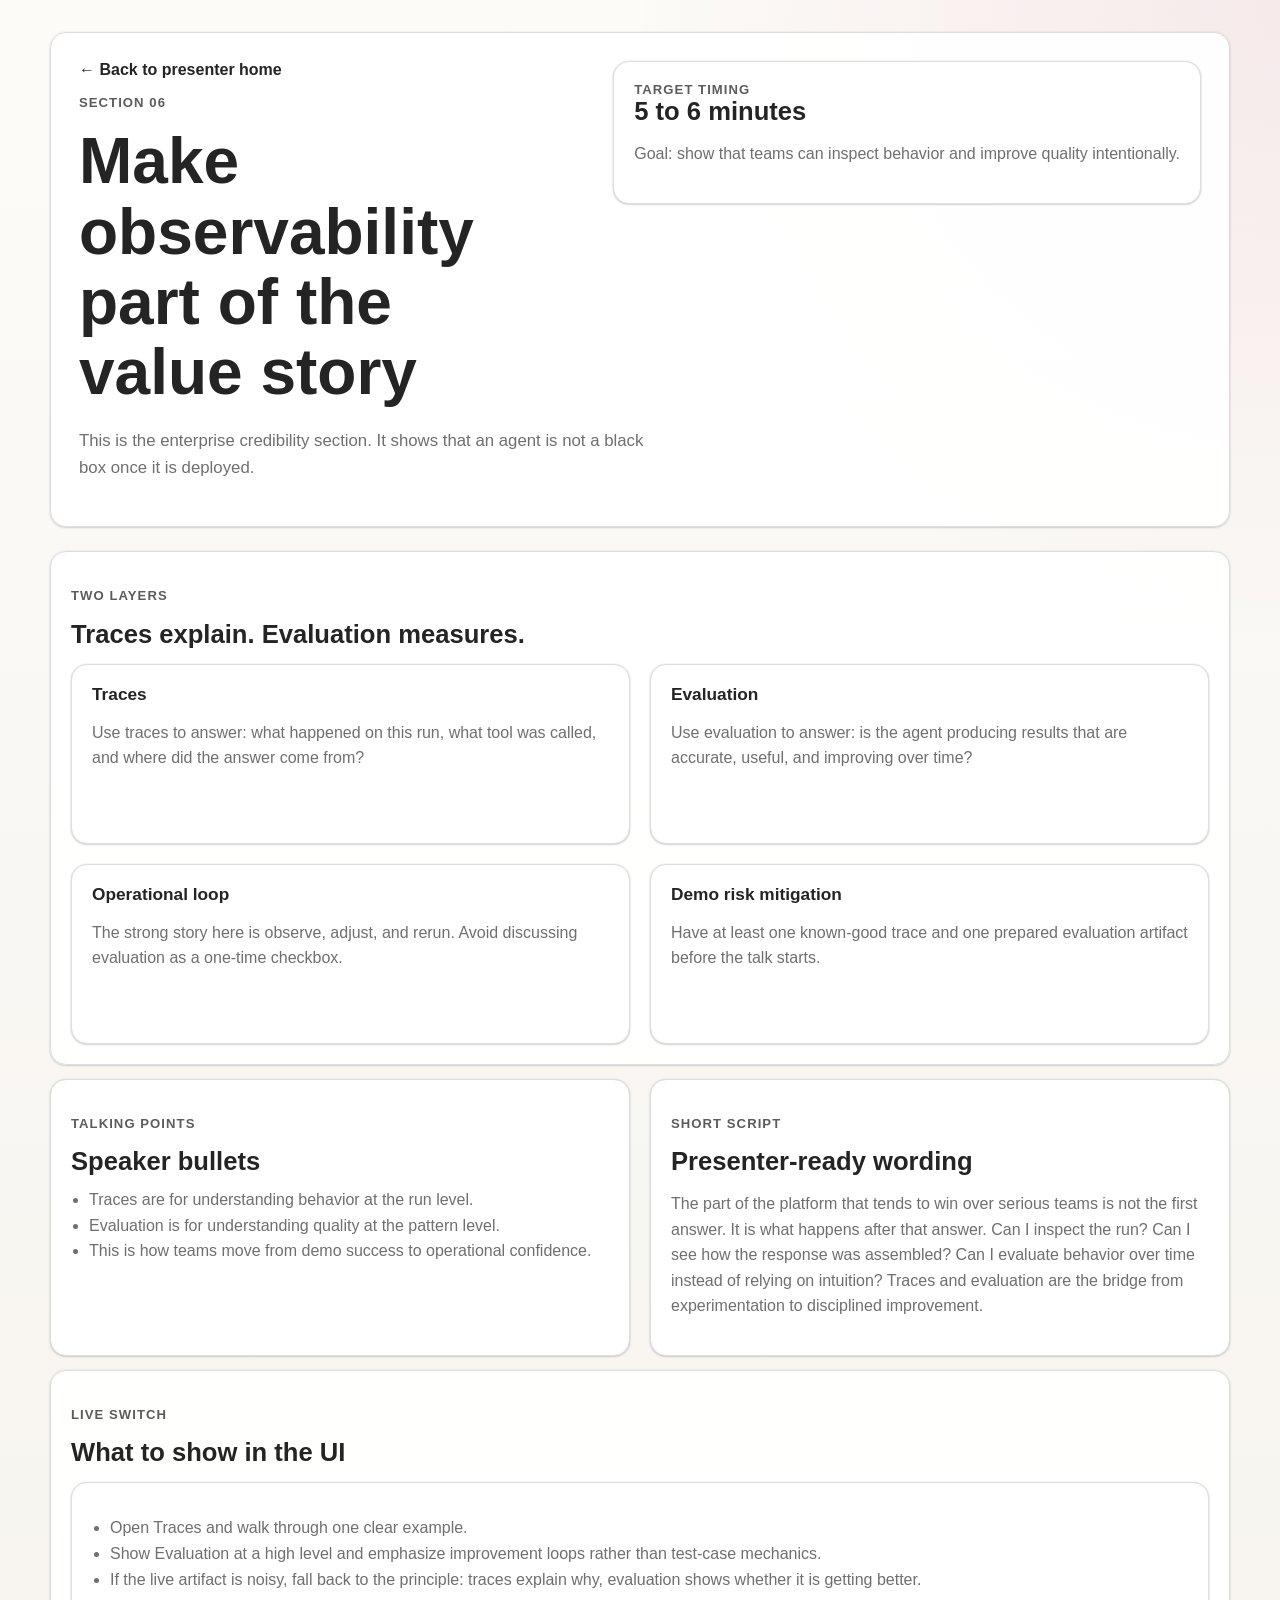
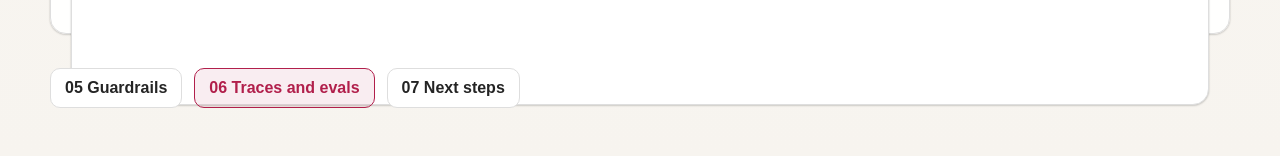
<file: sections/06-traces-evals/index.html>
<!DOCTYPE html>
<html lang="en">
<head>
  <meta charset="UTF-8">
  <meta name="viewport" content="width=device-width, initial-scale=1.0">
  <title>Traces and Evaluation</title>
  <script>
    (() => {
      const param = new URLSearchParams(window.location.search).get("clawpilotTheme");
      const theme =
        param || (window.matchMedia("(prefers-color-scheme: dark)").matches ? "dark" : "light");
      document.documentElement.setAttribute("data-theme", theme);
    })();
  </script>
  <link rel="stylesheet" href="../../shared/theme.css">
</head>
<body data-page="traces-evals">
  <div class="page-shell">
    <header class="hero hero-band">
      <div class="page-header">
        <div>
          <a class="back-link" href="../../index.html">&larr; Back to presenter home</a>
          <p class="eyebrow">Section 06</p>
          <h1>Make observability part of the value story</h1>
        </div>
        <div class="status-card">
          <div class="micro-label">Target timing</div>
          <h2>5 to 6 minutes</h2>
          <p>Goal: show that teams can inspect behavior and improve quality intentionally.</p>
        </div>
      </div>
      <p class="lead">This is the enterprise credibility section. It shows that an agent is not a black box once it is deployed.</p>
    </header>

    <main class="stack">
      <section class="panel">
        <div class="section-heading-row">
          <div>
            <p class="section-kicker">Two layers</p>
            <h2>Traces explain. Evaluation measures.</h2>
          </div>
        </div>
        <div class="section-grid">
          <article class="feature-card">
            <h3>Traces</h3>
            <p>Use traces to answer: what happened on this run, what tool was called, and where did the answer come from?</p>
          </article>
          <article class="feature-card">
            <h3>Evaluation</h3>
            <p>Use evaluation to answer: is the agent producing results that are accurate, useful, and improving over time?</p>
          </article>
          <article class="feature-card">
            <h3>Operational loop</h3>
            <p>The strong story here is observe, adjust, and rerun. Avoid discussing evaluation as a one-time checkbox.</p>
          </article>
          <article class="feature-card">
            <h3>Demo risk mitigation</h3>
            <p>Have at least one known-good trace and one prepared evaluation artifact before the talk starts.</p>
          </article>
        </div>
      </section>

      <section class="dual-panel">
        <article class="script-card">
          <p class="section-kicker">Talking points</p>
          <h2>Speaker bullets</h2>
          <ul class="bullet-list">
            <li>Traces are for understanding behavior at the run level.</li>
            <li>Evaluation is for understanding quality at the pattern level.</li>
            <li>This is how teams move from demo success to operational confidence.</li>
          </ul>
        </article>
        <article class="script-card">
          <p class="section-kicker">Short script</p>
          <h2>Presenter-ready wording</h2>
          <p>The part of the platform that tends to win over serious teams is not the first answer. It is what happens after that answer. Can I inspect the run? Can I see how the response was assembled? Can I evaluate behavior over time instead of relying on intuition? Traces and evaluation are the bridge from experimentation to disciplined improvement.</p>
        </article>
      </section>

      <section class="panel">
        <div class="section-heading-row">
          <div>
            <p class="section-kicker">Live switch</p>
            <h2>What to show in the UI</h2>
          </div>
        </div>
        <article class="switch-card">
          <ul class="plain-list">
            <li>Open Traces and walk through one clear example.</li>
            <li>Show Evaluation at a high level and emphasize improvement loops rather than test-case mechanics.</li>
            <li>If the live artifact is noisy, fall back to the principle: traces explain why, evaluation shows whether it is getting better.</li>
          </ul>
        </article>
      </section>

      <nav class="section-nav">
        <a class="nav-link" href="../05-guardrails/index.html">05 Guardrails</a>
        <a class="nav-link current" href="index.html">06 Traces and evals</a>
        <a class="nav-link" href="../07-next-steps/index.html">07 Next steps</a>
      </nav>
    </main>
  </div>
  <script src="../../shared/presentation.js"></script>
</body>
</html>
</file>
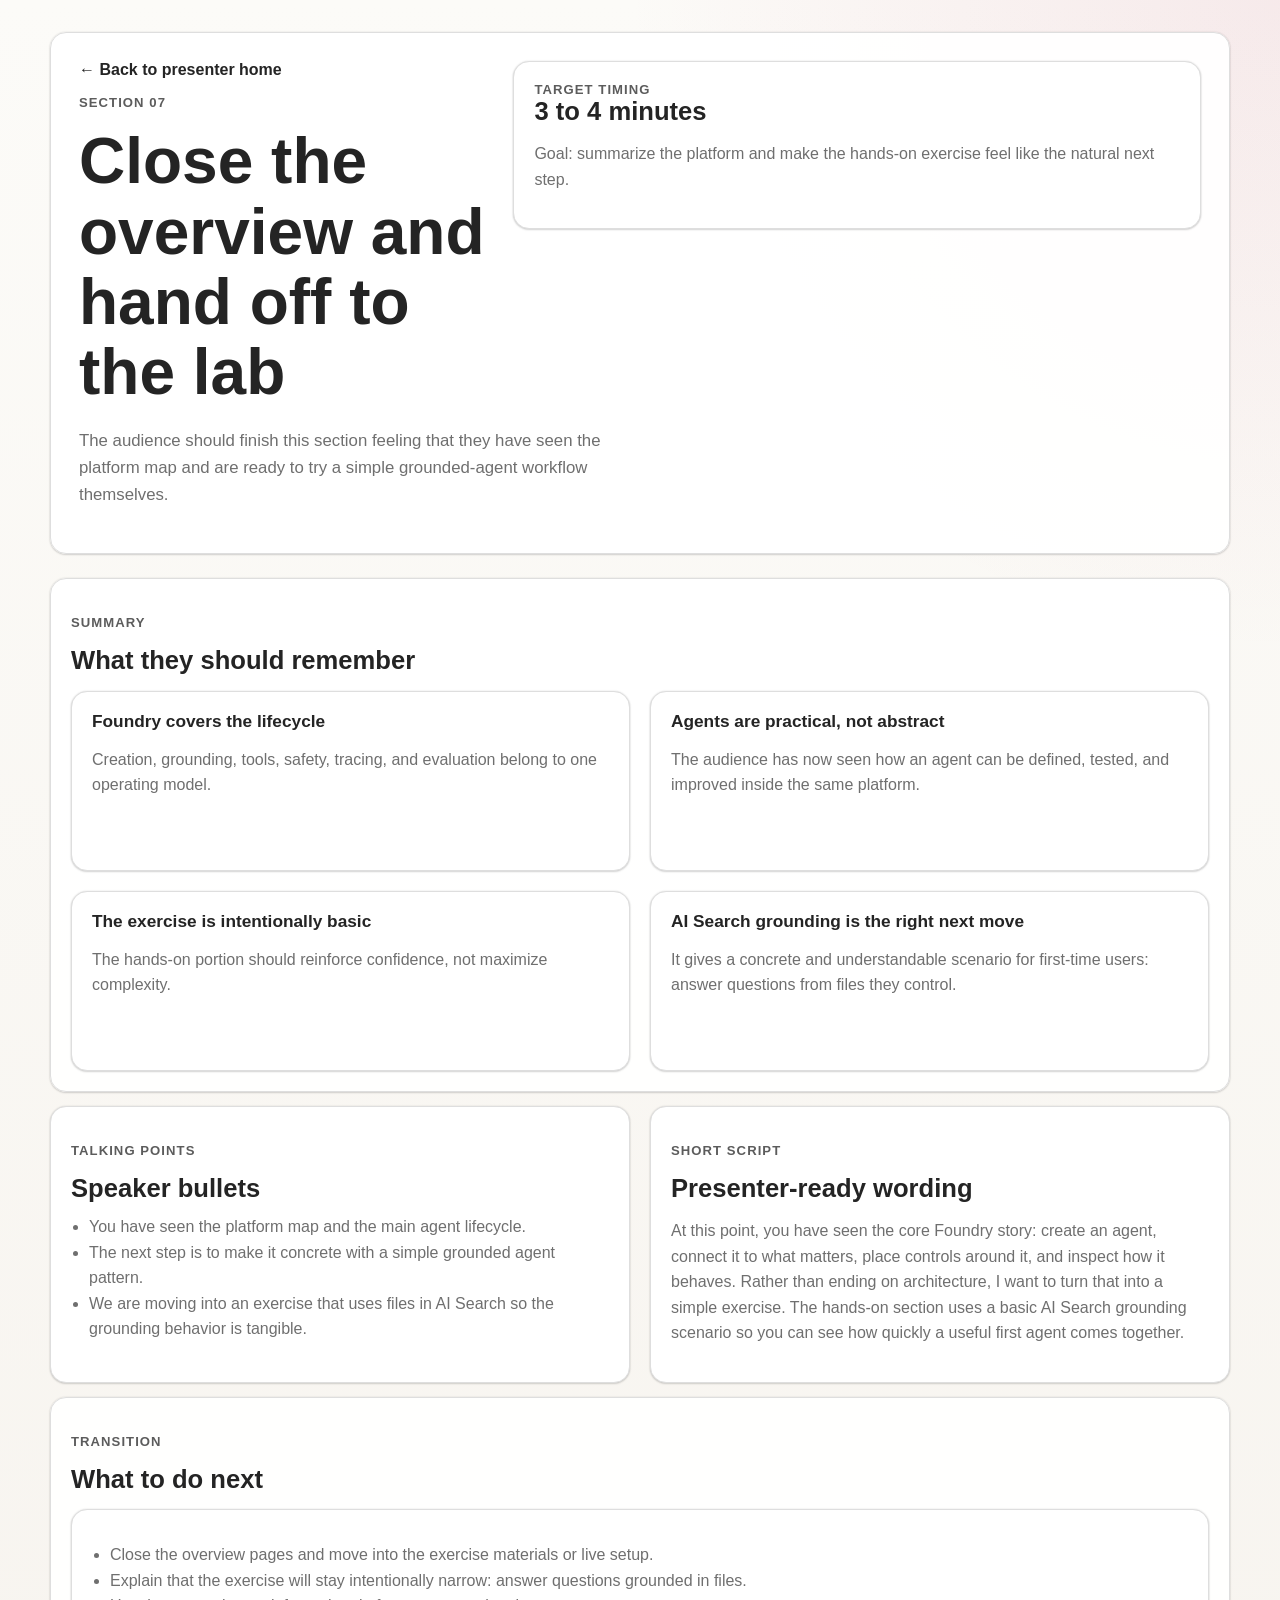
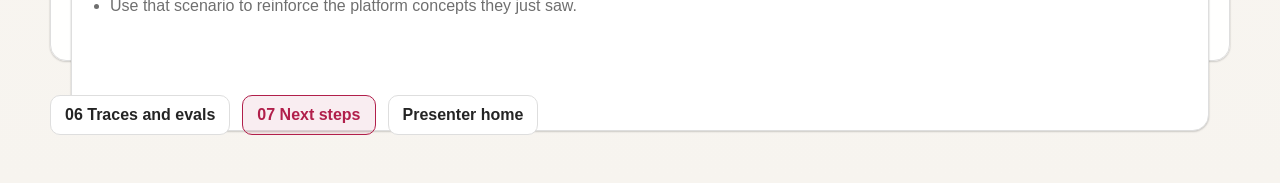
<file: sections/07-next-steps/index.html>
<!DOCTYPE html>
<html lang="en">
<head>
  <meta charset="UTF-8">
  <meta name="viewport" content="width=device-width, initial-scale=1.0">
  <title>Transition to Hands-On</title>
  <script>
    (() => {
      const param = new URLSearchParams(window.location.search).get("clawpilotTheme");
      const theme =
        param || (window.matchMedia("(prefers-color-scheme: dark)").matches ? "dark" : "light");
      document.documentElement.setAttribute("data-theme", theme);
    })();
  </script>
  <link rel="stylesheet" href="../../shared/theme.css">
</head>
<body data-page="next-steps">
  <div class="page-shell">
    <header class="hero hero-band">
      <div class="page-header">
        <div>
          <a class="back-link" href="../../index.html">&larr; Back to presenter home</a>
          <p class="eyebrow">Section 07</p>
          <h1>Close the overview and hand off to the lab</h1>
        </div>
        <div class="status-card">
          <div class="micro-label">Target timing</div>
          <h2>3 to 4 minutes</h2>
          <p>Goal: summarize the platform and make the hands-on exercise feel like the natural next step.</p>
        </div>
      </div>
      <p class="lead">The audience should finish this section feeling that they have seen the platform map and are ready to try a simple grounded-agent workflow themselves.</p>
    </header>

    <main class="stack">
      <section class="panel">
        <div class="section-heading-row">
          <div>
            <p class="section-kicker">Summary</p>
            <h2>What they should remember</h2>
          </div>
        </div>
        <div class="section-grid">
          <article class="feature-card">
            <h3>Foundry covers the lifecycle</h3>
            <p>Creation, grounding, tools, safety, tracing, and evaluation belong to one operating model.</p>
          </article>
          <article class="feature-card">
            <h3>Agents are practical, not abstract</h3>
            <p>The audience has now seen how an agent can be defined, tested, and improved inside the same platform.</p>
          </article>
          <article class="feature-card">
            <h3>The exercise is intentionally basic</h3>
            <p>The hands-on portion should reinforce confidence, not maximize complexity.</p>
          </article>
          <article class="feature-card">
            <h3>AI Search grounding is the right next move</h3>
            <p>It gives a concrete and understandable scenario for first-time users: answer questions from files they control.</p>
          </article>
        </div>
      </section>

      <section class="dual-panel">
        <article class="script-card">
          <p class="section-kicker">Talking points</p>
          <h2>Speaker bullets</h2>
          <ul class="bullet-list">
            <li>You have seen the platform map and the main agent lifecycle.</li>
            <li>The next step is to make it concrete with a simple grounded agent pattern.</li>
            <li>We are moving into an exercise that uses files in AI Search so the grounding behavior is tangible.</li>
          </ul>
        </article>
        <article class="script-card">
          <p class="section-kicker">Short script</p>
          <h2>Presenter-ready wording</h2>
          <p>At this point, you have seen the core Foundry story: create an agent, connect it to what matters, place controls around it, and inspect how it behaves. Rather than ending on architecture, I want to turn that into a simple exercise. The hands-on section uses a basic AI Search grounding scenario so you can see how quickly a useful first agent comes together.</p>
        </article>
      </section>

      <section class="panel">
        <div class="section-heading-row">
          <div>
            <p class="section-kicker">Transition</p>
            <h2>What to do next</h2>
          </div>
        </div>
        <article class="switch-card">
          <ul class="plain-list">
            <li>Close the overview pages and move into the exercise materials or live setup.</li>
            <li>Explain that the exercise will stay intentionally narrow: answer questions grounded in files.</li>
            <li>Use that scenario to reinforce the platform concepts they just saw.</li>
          </ul>
        </article>
      </section>

      <nav class="section-nav">
        <a class="nav-link" href="../06-traces-evals/index.html">06 Traces and evals</a>
        <a class="nav-link current" href="index.html">07 Next steps</a>
        <a class="nav-link" href="../../index.html">Presenter home</a>
      </nav>
    </main>
  </div>
  <script src="../../shared/presentation.js"></script>
</body>
</html>
</file>
<file: shared/theme.css>
:root {
  color-scheme: light;
  --cp-bg: #f7f4ef;
  --cp-bg-elevated: #fcfbf8;
  --cp-surface: #ffffff;
  --cp-surface-soft: #f5f5f5;
  --cp-border: #dedede;
  --cp-border-strong: #919191;
  --cp-text: #242424;
  --cp-text-muted: #5c5c5c;
  --cp-text-soft: #6f6f6f;
  --cp-accent: #b11f4b;
  --cp-accent-hover: #9a1a41;
  --cp-accent-soft: rgba(177, 31, 75, 0.08);
  --cp-accent-fg: #ffffff;
  --cp-success: #16a34a;
  --cp-danger: #dc2626;
  --cp-warning: #f59e0b;
  --cp-link: #0078d4;
  --cp-shadow: 0 18px 48px rgba(0, 0, 0, 0.12);
  --cp-card-shadow: 0 0 2px rgba(0, 0, 0, 0.12), 0 1px 2px rgba(0, 0, 0, 0.14);
  --cp-overlay: rgba(255, 255, 255, 0.8);
  --cp-panel: rgba(255, 255, 255, 0.86);
  --cp-panel-strong: rgba(255, 255, 255, 0.96);
  --cp-sheen: rgba(255, 255, 255, 0.55);
  --cp-highlight: rgba(177, 31, 75, 0.12);
}

html[data-theme="dark"] {
  color-scheme: dark;
  --cp-bg: #3d3b3a;
  --cp-bg-elevated: #343231;
  --cp-surface: #292929;
  --cp-surface-soft: #2e2e2e;
  --cp-border: #474747;
  --cp-border-strong: #5f5f5f;
  --cp-text: #dedede;
  --cp-text-muted: #919191;
  --cp-text-soft: #b0b0b0;
  --cp-accent: #fd8ea1;
  --cp-accent-hover: #fb7b91;
  --cp-accent-soft: rgba(253, 142, 161, 0.14);
  --cp-accent-fg: #1a1a1a;
  --cp-success: #4ade80;
  --cp-danger: #f87171;
  --cp-warning: #fbbf24;
  --cp-link: #4da6ff;
  --cp-shadow: 0 18px 48px rgba(0, 0, 0, 0.32);
  --cp-card-shadow: 0 0 2px rgba(0, 0, 0, 0.32), 0 1px 2px rgba(0, 0, 0, 0.34);
  --cp-overlay: rgba(41, 41, 41, 0.88);
  --cp-panel: rgba(41, 41, 41, 0.72);
  --cp-panel-strong: rgba(41, 41, 41, 0.96);
  --cp-sheen: rgba(255, 255, 255, 0.04);
  --cp-highlight: rgba(253, 142, 161, 0.12);
}

* {
  box-sizing: border-box;
}

html,
body {
  margin: 0;
  min-height: 100%;
}

body {
  background:
    radial-gradient(circle at top right, var(--cp-accent-soft), transparent 30%),
    linear-gradient(180deg, var(--cp-bg-elevated), var(--cp-bg));
  color: var(--cp-text);
  font-family: "Segoe UI", Aptos, Calibri, -apple-system, BlinkMacSystemFont, sans-serif;
}

a {
  color: var(--cp-link);
  text-decoration: none;
}

a:hover {
  text-decoration: underline;
}

.page-shell {
  width: min(1180px, calc(100% - 32px));
  margin: 0 auto;
  padding: 32px 0 48px;
}

.hero,
.panel {
  border: 1px solid var(--cp-border);
  border-radius: 16px;
  background: var(--cp-panel-strong);
  box-shadow: var(--cp-card-shadow);
}

.hero {
  padding: 28px;
  margin-bottom: 24px;
}

.eyebrow,
.section-kicker,
.micro-label {
  color: var(--cp-text-muted);
  font-size: 0.82rem;
  font-weight: 700;
  letter-spacing: 0.08em;
  text-transform: uppercase;
}

.hero-grid,
.content-grid,
.section-grid,
.dual-panel {
  display: grid;
  gap: 20px;
}

.hero-grid {
  grid-template-columns: minmax(0, 1.6fr) minmax(280px, 0.8fr);
  align-items: start;
}

.content-grid {
  grid-template-columns: minmax(0, 1.4fr) minmax(300px, 0.8fr);
}

.section-grid {
  grid-template-columns: repeat(2, minmax(0, 1fr));
}

.dual-panel {
  grid-template-columns: repeat(2, minmax(0, 1fr));
}

h1,
h2,
h3 {
  margin: 0;
  line-height: 1.1;
}

h1 {
  font-size: clamp(2.4rem, 5vw, 4.4rem);
  max-width: 12ch;
}

h2 {
  font-size: clamp(1.35rem, 2vw, 2rem);
}

h3 {
  font-size: 1.08rem;
}

p,
li {
  color: var(--cp-text-soft);
  line-height: 1.6;
}

.lead {
  max-width: 62ch;
  font-size: 1.05rem;
}

.hero-actions,
.chip-row,
.section-nav {
  display: flex;
  flex-wrap: wrap;
  gap: 12px;
  margin-top: 20px;
}

.button,
.chip,
.nav-link,
.progress-pill,
.timeline-marker {
  border-radius: 0.625rem;
}

.button {
  display: inline-flex;
  align-items: center;
  justify-content: center;
  padding: 12px 16px;
  border: 1px solid var(--cp-border);
  font-weight: 600;
}

.button.primary {
  background: var(--cp-accent);
  color: var(--cp-accent-fg);
  border-color: var(--cp-accent);
}

.button.primary:hover {
  background: var(--cp-accent-hover);
  text-decoration: none;
}

.button.secondary {
  background: var(--cp-surface);
  color: var(--cp-text);
}

.panel,
.status-card,
.cue-card,
.feature-card,
.step-card,
.script-card,
.switch-card {
  padding: 20px;
}

.status-card,
.cue-card,
.feature-card,
.step-card,
.script-card,
.switch-card {
  border: 1px solid var(--cp-border);
  border-radius: 16px;
  background: var(--cp-surface);
  box-shadow: var(--cp-card-shadow);
}

.meta-list,
.plain-list,
.script-list,
.bullet-list {
  margin: 12px 0 0;
  padding-left: 18px;
}

.section-heading-row {
  display: flex;
  align-items: end;
  justify-content: space-between;
  gap: 16px;
  margin-bottom: 16px;
}

.progress-pill {
  padding: 8px 12px;
  background: var(--cp-accent-soft);
  color: var(--cp-accent);
  font-size: 0.9rem;
  font-weight: 700;
}

.timeline,
.cue-stack,
.stack {
  display: grid;
  gap: 14px;
}

.timeline-item {
  display: grid;
  grid-template-columns: auto 1fr;
  gap: 14px;
  align-items: start;
  padding: 14px;
  border: 1px solid var(--cp-border);
  border-radius: 16px;
  background: var(--cp-surface);
}

.timeline-item.active {
  border-color: var(--cp-accent);
  background: var(--cp-accent-soft);
}

.timeline-marker {
  min-width: 44px;
  padding: 10px 0;
  text-align: center;
  background: var(--cp-surface-soft);
  color: var(--cp-text);
  font-weight: 700;
}

.cue-live {
  background: linear-gradient(180deg, var(--cp-surface), var(--cp-surface-soft));
}

.cue-risk {
  border-color: var(--cp-warning);
}

.cue-next {
  border-color: var(--cp-accent);
}

.page-header {
  display: flex;
  align-items: start;
  justify-content: space-between;
  gap: 16px;
  margin-bottom: 20px;
}

.back-link {
  display: inline-flex;
  align-items: center;
  gap: 8px;
  font-weight: 600;
  color: var(--cp-text);
}

.hero-band {
  margin-bottom: 24px;
}

.chip {
  display: inline-flex;
  align-items: center;
  gap: 8px;
  padding: 8px 12px;
  background: var(--cp-surface-soft);
  border: 1px solid var(--cp-border);
  color: var(--cp-text-muted);
  font-weight: 600;
}

.feature-card {
  min-height: 180px;
}

.feature-card strong,
.step-card strong,
.switch-card strong {
  color: var(--cp-text);
}

.step-card {
  position: relative;
  overflow: hidden;
}

.step-card::before {
  content: attr(data-step);
  position: absolute;
  top: 12px;
  right: 14px;
  color: var(--cp-text-muted);
  font-size: 0.9rem;
  font-weight: 700;
}

.script-card,
.switch-card {
  min-height: 100%;
}

.nav-link {
  padding: 10px 14px;
  background: var(--cp-surface);
  border: 1px solid var(--cp-border);
  color: var(--cp-text);
  font-weight: 600;
}

.nav-link.current {
  border-color: var(--cp-accent);
  background: var(--cp-accent-soft);
  color: var(--cp-accent);
}

.note-bar {
  display: flex;
  gap: 12px;
  align-items: start;
  padding: 14px 16px;
  border: 1px dashed var(--cp-border-strong);
  border-radius: 16px;
  background: var(--cp-bg-elevated);
}

@media (max-width: 920px) {
  .hero-grid,
  .content-grid,
  .section-grid,
  .dual-panel,
  .page-header {
    grid-template-columns: 1fr;
    display: grid;
  }

  .page-shell {
    width: min(100% - 20px, 1180px);
    padding-top: 20px;
  }

  h1 {
    max-width: none;
  }
}
</file>
